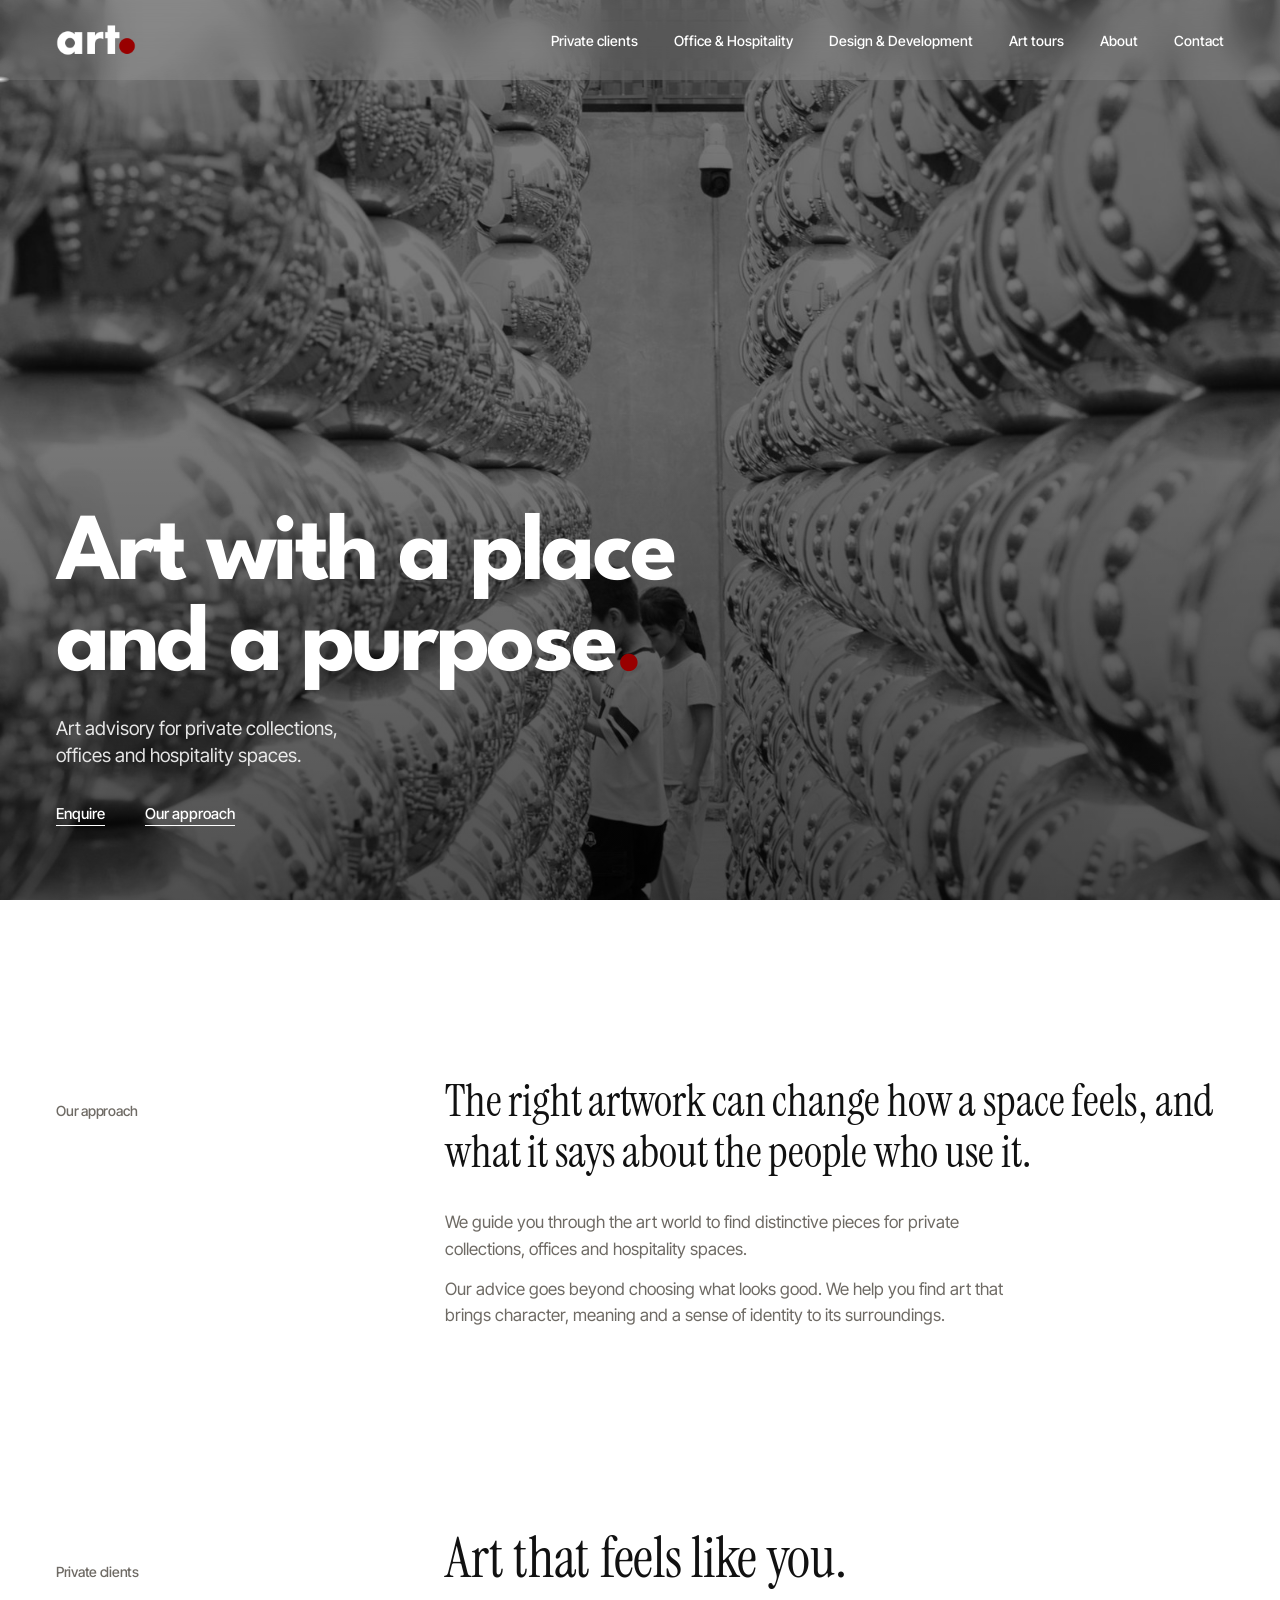
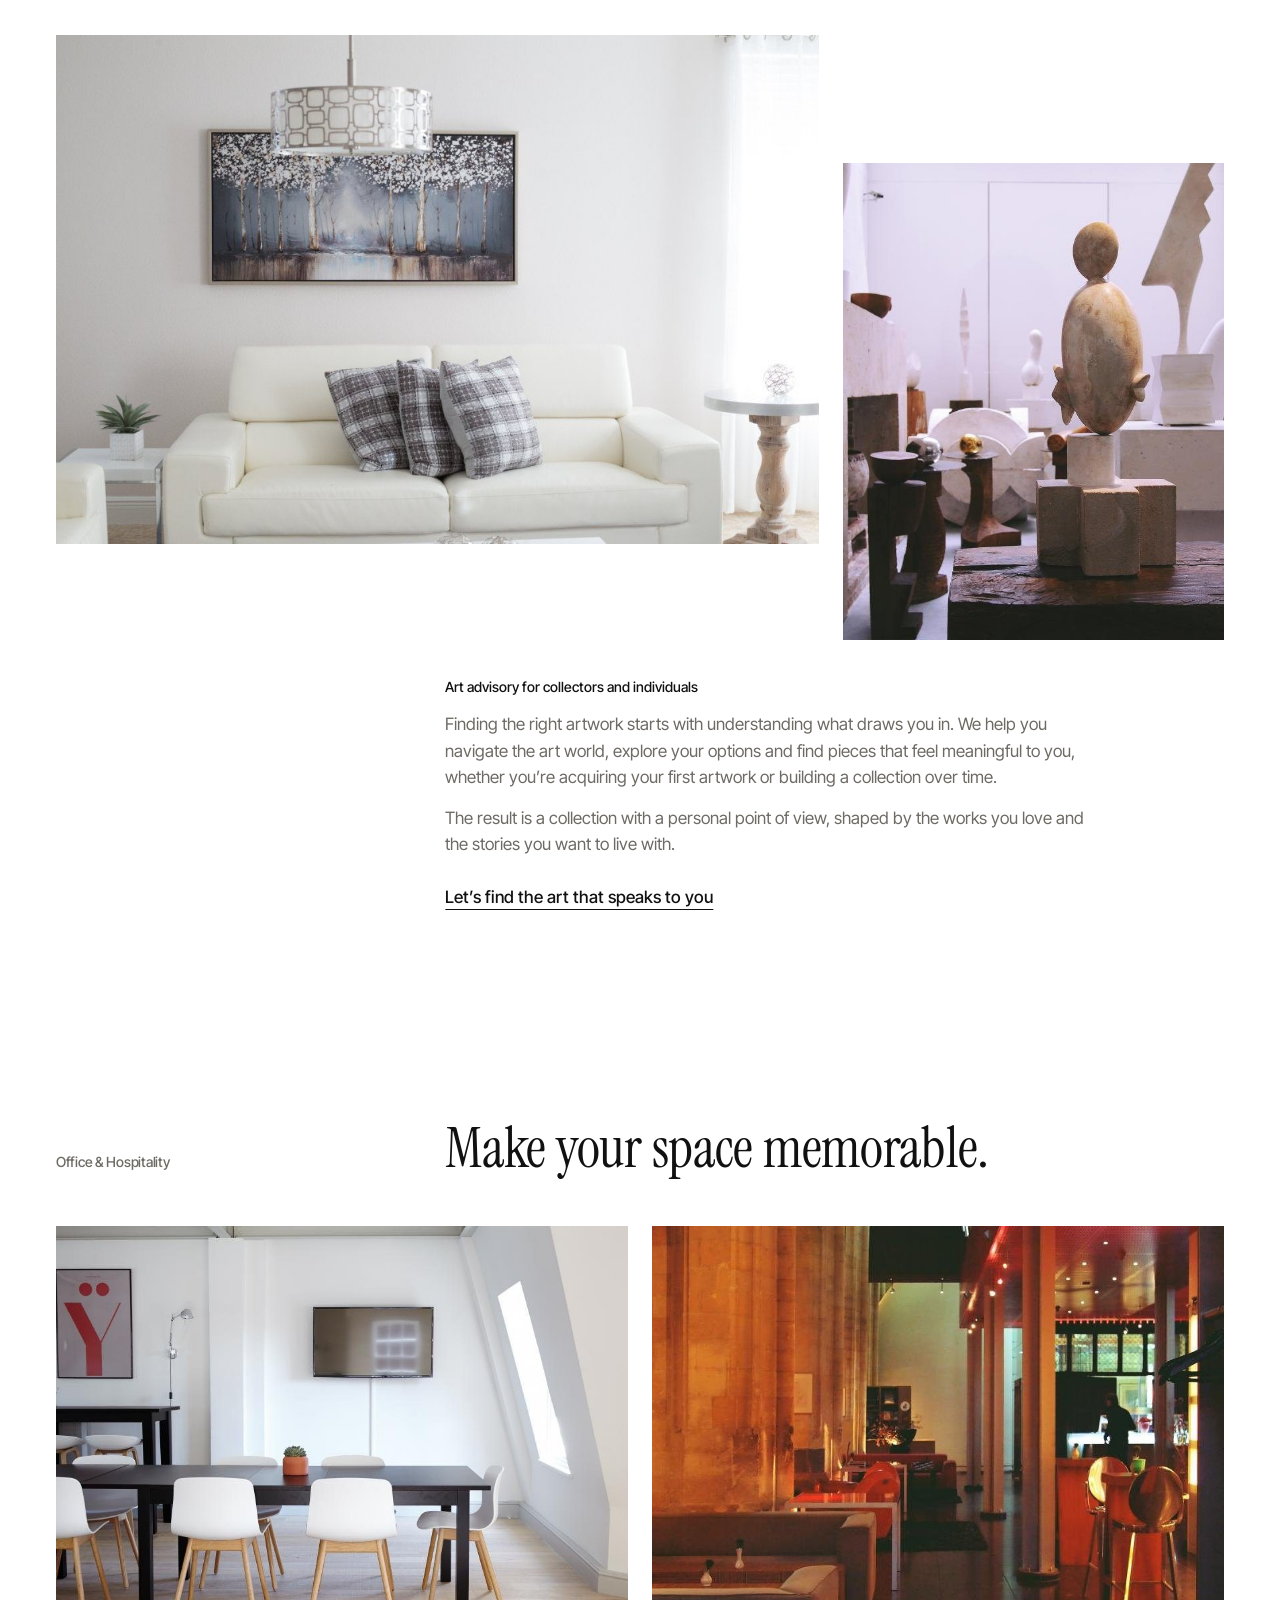
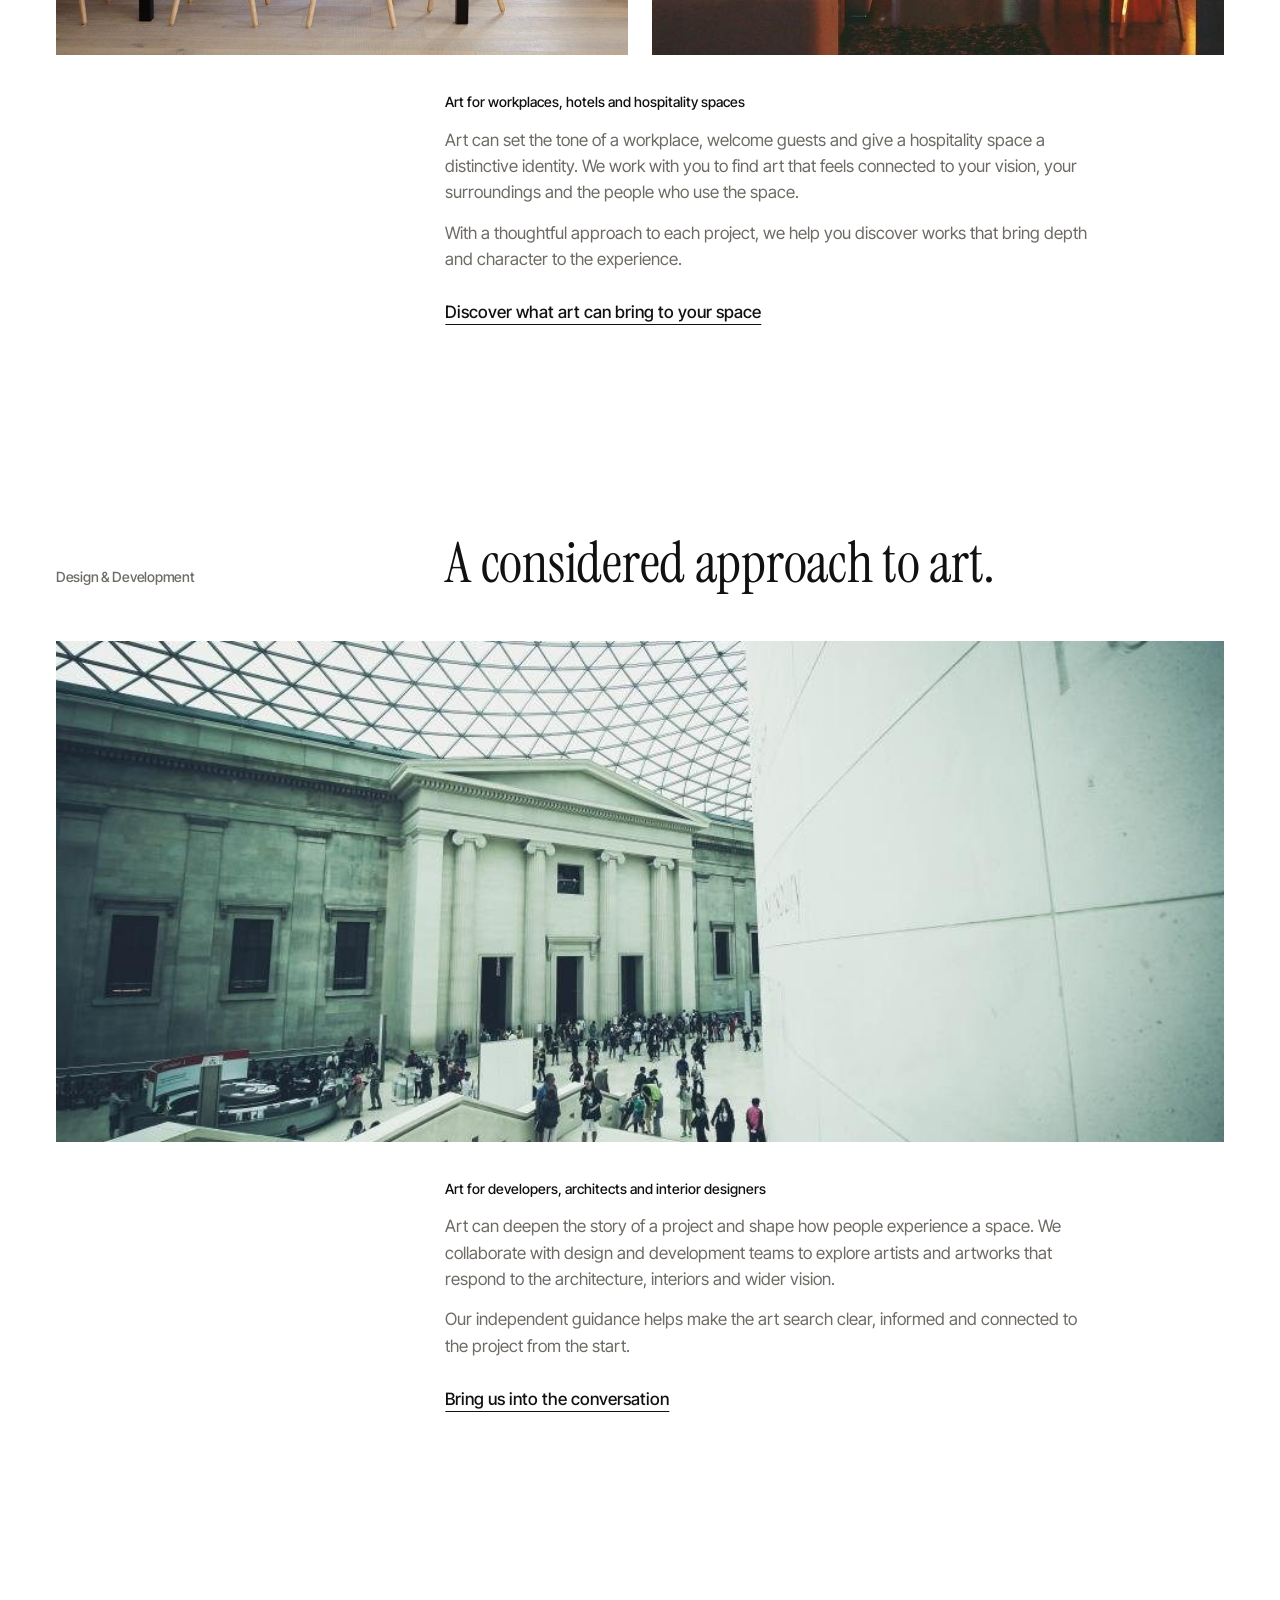
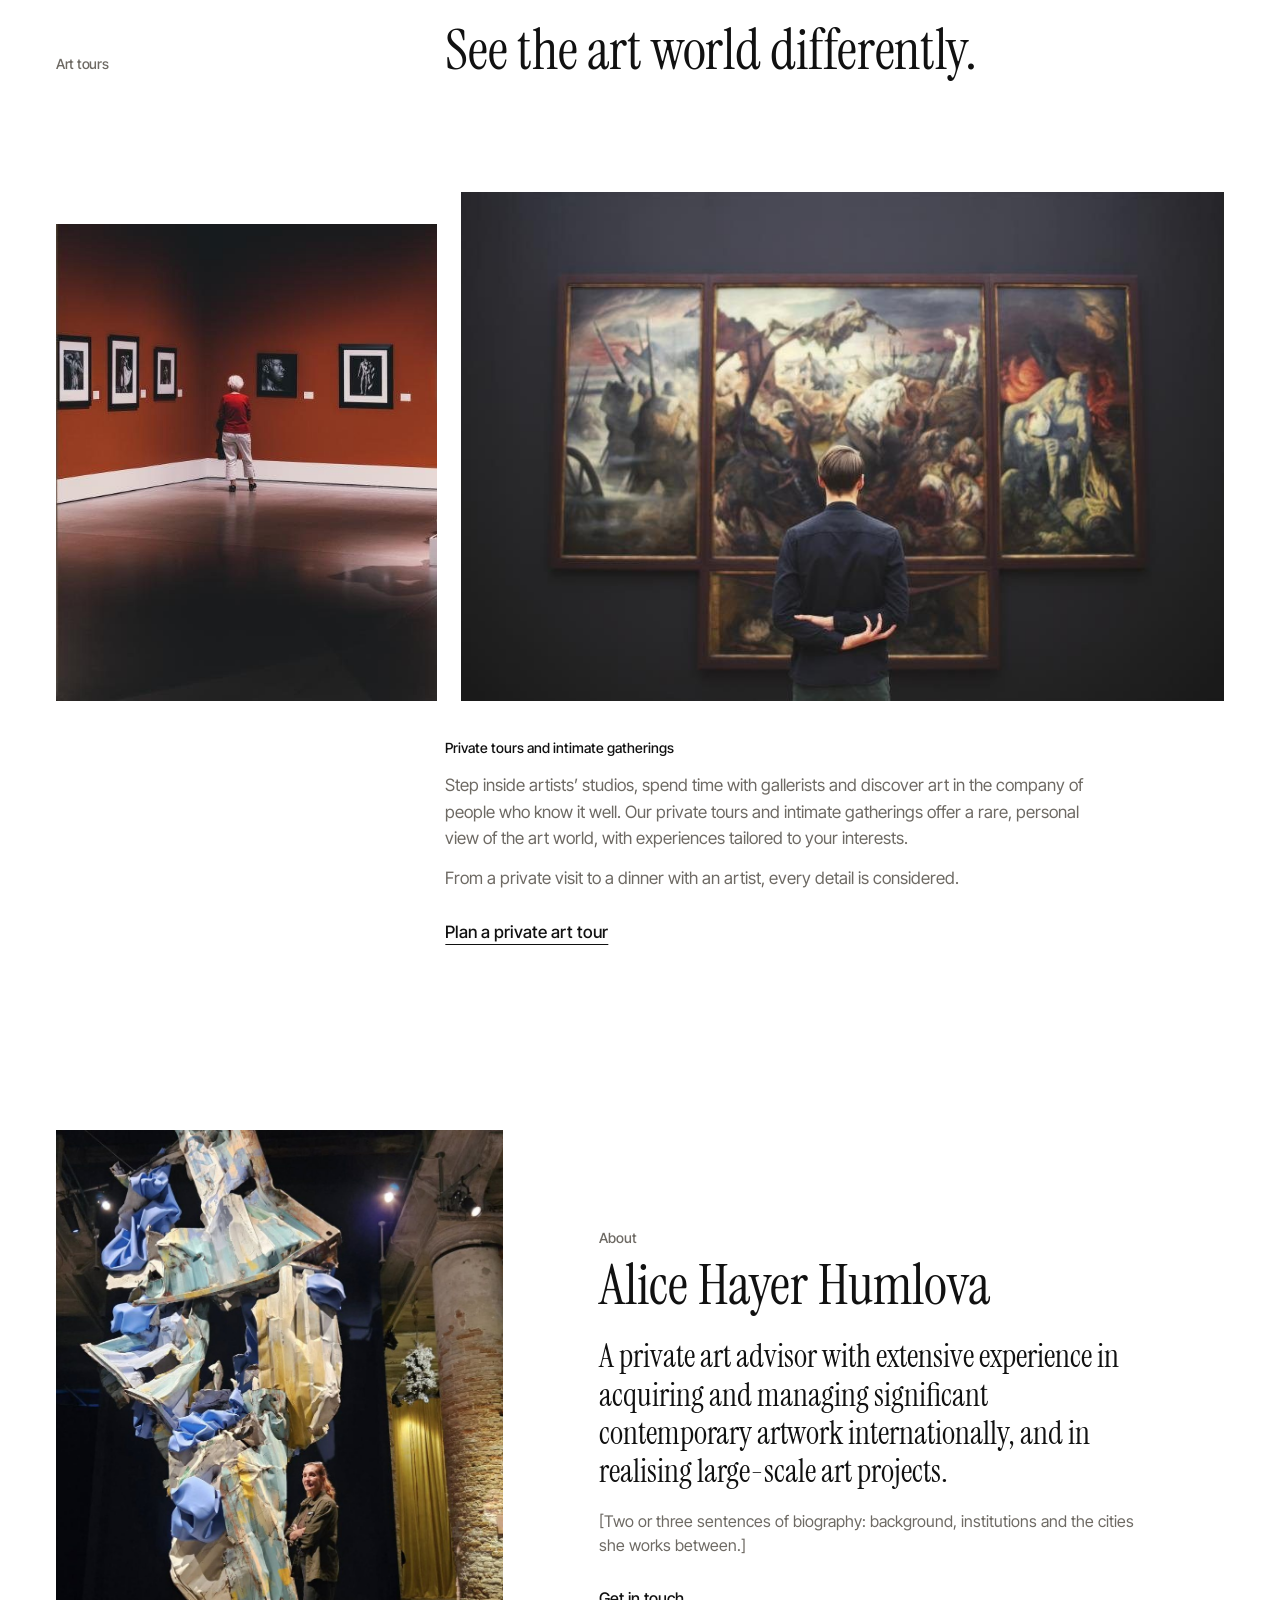
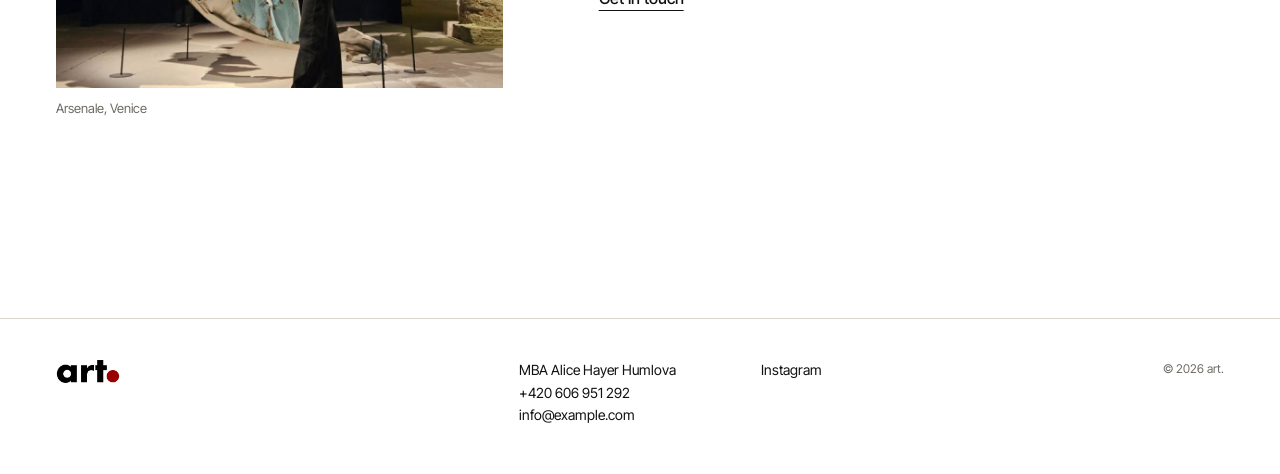
<file: index.html>
<!DOCTYPE html>
<html lang="en">
<head>
<meta charset="utf-8">
<meta name="viewport" content="width=device-width, initial-scale=1">
<title>art. — Private art advisory</title>
<meta name="description" content="Private art advisory for collectors, workplaces, hospitality and large-scale art projects.">
<meta name="theme-color" content="#111111">
<link rel="icon" href="assets/favicon.svg" type="image/svg+xml">
<link rel="preconnect" href="https://fonts.googleapis.com">
<link rel="preconnect" href="https://fonts.gstatic.com" crossorigin>
<link href="https://fonts.googleapis.com/css2?family=DM+Serif+Display&family=Instrument+Serif:ital@0;1&family=Inter+Tight:wght@400;500&family=League+Spartan:wght@700&display=swap" rel="stylesheet">
<link rel="stylesheet" href="styles.css">
</head>
<body class="v-a">

<header class="header">
  <a href="#top" class="header__logo">
    <img class="logo-light" src="assets/logo-light.png" alt="art." width="920" height="360">
    <img class="logo-dark" src="assets/logo-dark.png" alt="" width="920" height="360">
  </a>
  <button class="header__toggle" type="button" aria-expanded="false" aria-controls="menu">Menu</button>
  <nav class="menu" id="menu" aria-label="Main">
    <a href="#private-clients">Private clients</a>
    <a href="#office-hospitality">Office &amp; Hospitality</a>
    <a href="#design-development">Design &amp; Development</a>
    <a href="#tours">Art tours</a>
    <a href="#about">About</a>
    <a href="#contact">Contact</a>
  </nav>
  <span class="header__progress" aria-hidden="true"></span>
</header>

<main>

  <section class="hero hero--a" id="top">
    <img class="hero__img" src="assets/img/spheres.jpg" alt="Visitors walking through an installation of mirrored spheres" width="1600" height="2378">
    <div class="hero__text">
      <h1>Art with a place and a purpose<span class="dot">.</span></h1>
      <p class="hero__sub">Art advisory for private collections, offices and hospitality spaces.</p>
      <div class="hero__links">
        <a href="#contact">Enquire</a>
        <a href="#approach">Our approach</a>
      </div>
    </div>
  </section>

  <section class="approach wrap" id="approach">
    <h2 class="approach__title"><span class="label">Our approach</span>The right artwork can change how a space feels, and what it says about the people who use it.</h2>
    <div class="approach__body">
      <p>We guide you through the art world to find distinctive pieces for private collections, offices and hospitality spaces.</p>
      <p>Our advice goes beyond choosing what looks good. We help you find art that brings character, meaning and a sense of identity to its surroundings.</p>
    </div>
  </section>

  <section class="section wrap" id="private-clients">
    <h2 class="section__title"><span class="label">Private clients</span>Art that feels like you.</h2>
    <div class="pair pair--offset">
      <img src="assets/img/collectors.jpg" alt="A large painting above a white sofa" width="960" height="640" loading="lazy">
      <img src="assets/img/collectors-2.jpg" alt="Sculptures in a white studio" width="960" height="720" loading="lazy">
    </div>
    <div class="section__body">
      <p class="section__desc">Art advisory for collectors and individuals</p>
      <p>Finding the right artwork starts with understanding what draws you in. We help you navigate the art world, explore your options and find pieces that feel meaningful to you, whether you’re acquiring your first artwork or building a collection over time.</p>
      <p>The result is a collection with a personal point of view, shaped by the works you love and the stories you want to live with.</p>
      <a class="section__cta" href="#contact">Let’s find the art that speaks to you</a>
    </div>
  </section>

  <section class="section wrap" id="office-hospitality">
    <h2 class="section__title"><span class="label">Office &amp; Hospitality</span>Make your space memorable.</h2>
    <div class="pair pair--even">
      <img src="assets/img/office.jpg" alt="A meeting room with artwork on the wall" width="960" height="640" loading="lazy">
      <img src="assets/img/hospitality.jpg" alt="A hotel lounge and bar" width="960" height="541" loading="lazy">
    </div>
    <div class="section__body">
      <p class="section__desc">Art for workplaces, hotels and hospitality spaces</p>
      <p>Art can set the tone of a workplace, welcome guests and give a hospitality space a distinctive identity. We work with you to find art that feels connected to your vision, your surroundings and the people who use the space.</p>
      <p>With a thoughtful approach to each project, we help you discover works that bring depth and character to the experience.</p>
      <a class="section__cta" href="#contact">Discover what art can bring to your space</a>
    </div>
  </section>

  <section class="section wrap" id="design-development">
    <h2 class="section__title"><span class="label">Design &amp; Development</span>A considered approach to art.</h2>
    <img class="wide" src="assets/img/architecture.jpg" alt="A glass-roofed atrium" width="960" height="640" loading="lazy">
    <div class="section__body">
      <p class="section__desc">Art for developers, architects and interior designers</p>
      <p>Art can deepen the story of a project and shape how people experience a space. We collaborate with design and development teams to explore artists and artworks that respond to the architecture, interiors and wider vision.</p>
      <p>Our independent guidance helps make the art search clear, informed and connected to the project from the start.</p>
      <a class="section__cta" href="#contact">Bring us into the conversation</a>
    </div>
  </section>

  <section class="section wrap" id="tours">
    <h2 class="section__title"><span class="label">Art tours</span>See the art world differently.</h2>
    <div class="pair pair--offset pair--flip">
      <img src="assets/img/tours.jpg" alt="A visitor studying a large painting" width="960" height="579" loading="lazy">
      <img src="assets/img/tours-2.jpg" alt="A visitor in a gallery with red walls" width="960" height="640" loading="lazy">
    </div>
    <div class="section__body">
      <p class="section__desc">Private tours and intimate gatherings</p>
      <p>Step inside artists’ studios, spend time with gallerists and discover art in the company of people who know it well. Our private tours and intimate gatherings offer a rare, personal view of the art world, with experiences tailored to your interests.</p>
      <p>From a private visit to a dinner with an artist, every detail is considered.</p>
      <a class="section__cta" href="#contact">Plan a private art tour</a>
    </div>
  </section>

  <section class="about wrap" id="about">
    <figure class="about__img">
      <img src="assets/img/advisor.jpg" alt="Alice Hayer Humlova beside a suspended sculpture at the Arsenale, Venice" width="1192" height="1205" loading="lazy">
      <figcaption>Arsenale, Venice</figcaption>
    </figure>
    <div class="about__text">
      <h2 class="about__name"><span class="label">About</span>Alice Hayer Humlova</h2>
      <p class="about__lead">A private art advisor with extensive experience in acquiring and managing significant contemporary artwork internationally, and in realising large-scale art projects.</p>
      <p>[Two or three sentences of biography: background, institutions and the cities she works between.]</p>
      <a href="#contact">Get in touch</a>
    </div>
  </section>

</main>

<footer class="footer wrap" id="contact">
  <img class="footer__logo" src="assets/logo-dark.png" alt="art." width="920" height="360" loading="lazy">
  <div class="footer__col">
    <p>MBA Alice Hayer Humlova</p>
    <a href="tel:+420606951292">+420 606 951 292</a>
    <a href="mailto:info@example.com">info@example.com</a>
  </div>
  <div class="footer__col">
    <a href="https://www.instagram.com/alice_at_artdot/" rel="noopener" target="_blank">Instagram</a>
  </div>
  <p class="footer__copy">© 2026 art.</p>
</footer>

<script src="script.js" defer></script>
</body>
</html>
</file>
<file: styles.css>
/* art. — mobile first */

:root {
  --ink: #111111;
  --paper: #ffffff;
  --stone: #6e6a64;
  --plaster: #d9d4cc;
  --red: #990000;
  --serif: "Instrument Serif", Georgia, serif;
  --sans: "Inter Tight", system-ui, sans-serif;
  --gutter: 20px;
  --header-h: 60px;
}

*, *::before, *::after { box-sizing: border-box; }

html { scroll-padding-top: var(--header-h); scroll-behavior: smooth; -webkit-text-size-adjust: 100%; }
@media (prefers-reduced-motion: reduce) { html { scroll-behavior: auto; } }

body {
  margin: 0;
  background: var(--paper);
  color: var(--ink);
  font: 400 16px/1.55 var(--sans);
  -webkit-font-smoothing: antialiased;
}

img { display: block; max-width: 100%; height: auto; }
h1, h2, p, figure { margin: 0; font-weight: 400; }
a { color: inherit; }
:focus-visible { outline: 2px solid var(--red); outline-offset: 3px; }

.wrap { padding-left: var(--gutter); padding-right: var(--gutter); }
.dot { color: var(--red); }
.label {
  display: block;
  margin-bottom: 10px;
  font: 500 14px/1.4 var(--sans);
  color: var(--stone);
}

/* ---------- Header (shared) ---------- */

.header {
  position: absolute;
  top: 0;
  left: 0;
  right: 0;
  z-index: 10;
  display: flex;
  align-items: center;
  justify-content: space-between;
  height: var(--header-h);
  padding: 0 var(--gutter);
  color: var(--paper);
}
.header__logo { position: relative; z-index: 2; display: block; }
.header__logo img { width: 60px; }
.header__logo .logo-dark { display: none; }

.header__toggle {
  position: relative;
  z-index: 2;
  min-height: 44px;
  padding: 0;
  border: 0;
  background: none;
  color: inherit;
  font: 500 14px var(--sans);
  cursor: pointer;
}

.menu {
  position: fixed;
  inset: 0;
  z-index: 1;
  display: none;
  flex-direction: column;
  justify-content: center;
  padding: var(--header-h) var(--gutter) 0;
  background: var(--paper);
  color: var(--ink);
}
.menu a {
  padding: 14px 0;
  border-bottom: 1px solid var(--plaster);
  font: 36px/1.1 var(--serif);
  text-decoration: none;
}
.menu a:first-child { border-top: 1px solid var(--plaster); }

/* dark logo + ink text whenever the header sits on white */
.is-open .header,
.header.is-solid { color: var(--ink); }
.is-open .header .logo-light,
.header.is-solid .logo-light { display: none; }
.is-open .header .logo-dark,
.header.is-solid .logo-dark { display: block; }
.is-open .menu { display: flex; }
.is-open { overflow: hidden; }
.is-open .header { position: fixed; }

/* ---------- A: flat frosted-glass header, fixed full width ---------- */

.v-a .header {
  position: fixed;
  background: rgba(255, 255, 255, .10);
  -webkit-backdrop-filter: blur(18px) saturate(140%);
  backdrop-filter: blur(18px) saturate(140%);
  transition: background-color .3s ease, color .3s ease;
}
.v-a .header.is-solid { background: rgba(255, 255, 255, .78); }

/* scroll progress: a faint line that brightens toward a soft point of light */
.header__progress { display: none; }
.v-a .header__progress {
  display: block;
  position: absolute;
  left: 0;
  bottom: 0;
  height: 1px;
  width: calc(var(--progress, 0) * 100%);
  background: linear-gradient(to right, rgba(255, 255, 255, 0) 0%, rgba(255, 255, 255, .22) 60%, rgba(255, 255, 255, .7) 100%);
  pointer-events: none;
}
.v-a .header__progress::after {
  content: "";
  position: absolute;
  right: -10px;
  top: -3px;
  width: 20px;
  height: 7px;
  border-radius: 50%;
  background: radial-gradient(closest-side, rgba(255, 255, 255, .85), rgba(255, 255, 255, 0));
}
.v-a .header.is-solid .header__progress {
  background: linear-gradient(to right, rgba(17, 17, 17, 0) 0%, rgba(17, 17, 17, .14) 60%, rgba(17, 17, 17, .38) 100%);
}
.v-a .header.is-solid .header__progress::after {
  background: radial-gradient(closest-side, rgba(153, 0, 0, .55), rgba(153, 0, 0, 0));
}
.is-open .header__progress { opacity: 0; }
/* backdrop-filter makes the header a containing block for the fixed menu,
   so switch it off while the menu is open */
.is-open .v-a .header {
  background: var(--paper);
  -webkit-backdrop-filter: none;
  backdrop-filter: none;
}

/* ---------- Hero (shared) ---------- */

.hero {
  position: relative;
  height: 100vh;
  height: 100svh;
  min-height: 560px;
  overflow: hidden;
  background: var(--ink);
  color: var(--paper);
}
.hero__img {
  position: absolute;
  inset: 0;
  width: 100%;
  height: 100%;
  object-fit: cover;
}
.hero::after {
  content: "";
  position: absolute;
  inset: 0;
  background: linear-gradient(to top, rgba(0, 0, 0, .35), rgba(0, 0, 0, 0) 55%), rgba(0, 0, 0, .52);
}
.hero > *:not(.hero__img) { position: absolute; z-index: 1; }
.hero h1 { font-family: var(--serif); letter-spacing: -.012em; text-wrap: balance; }

/* A */
.hero--a .hero__img { object-position: 50% 50%; }
.hero--a .hero__text { left: var(--gutter); right: var(--gutter); bottom: 30px; }
.hero--a h1 {
  font: 700 46px/.98 "League Spartan", var(--sans);
  letter-spacing: -.035em;
}
.hero__sub { max-width: 30ch; margin-top: 14px; font-size: 16px; line-height: 1.45; color: rgba(255, 255, 255, .88); }
.hero__links { display: flex; gap: 28px; margin-top: 14px; }
.hero__links a {
  display: inline-flex;
  align-items: center;
  min-height: 44px;
  font-size: 15px;
  font-weight: 500;
  text-decoration: underline;
  text-decoration-thickness: 1px;
  text-underline-offset: 6px;
}

/* ---------- Approach ---------- */

.approach { padding-top: 88px; }
.approach__title { font: 30px/1.15 var(--serif); letter-spacing: -.005em; max-width: 26ch; }
.approach__body { display: flex; flex-direction: column; gap: 14px; margin-top: 24px; max-width: 34em; color: var(--stone); }

/* ---------- About ---------- */

.about { padding-top: 88px; display: flex; flex-direction: column; gap: 32px; }
.about__img img { width: 100%; aspect-ratio: 4 / 5; object-fit: cover; object-position: 58% 40%; }
.about__img figcaption { margin-top: 10px; font-size: 13px; color: var(--stone); }
.about__text { display: flex; flex-direction: column; align-items: flex-start; gap: 18px; max-width: 34em; }
.about__name { margin-bottom: 6px; font: 40px/1 var(--serif); }
.about__lead { font: 25px/1.25 var(--serif); }
.about__text p:not(.about__lead) { color: var(--stone); }
.about__text a {
  display: inline-flex;
  align-items: center;
  min-height: 44px;
  font-weight: 500;
  text-decoration: underline;
  text-decoration-thickness: 1px;
  text-underline-offset: 6px;
}
.about__text a:hover { color: var(--red); }

/* ---------- Sections ---------- */

.section { padding-top: 112px; }
.section__title {
  margin-bottom: 28px;
  font: 34px/1.05 var(--serif);
  letter-spacing: -.005em;
}
.section__body {
  display: flex;
  flex-direction: column;
  align-items: flex-start;
  gap: 14px;
  margin-top: 24px;
  max-width: 34em;
}
.section__body p { color: var(--stone); }
.section__body .section__desc { font-size: 14px; color: var(--ink); font-weight: 500; }
.section__cta {
  display: inline-flex;
  align-items: center;
  min-height: 44px;
  margin-top: 4px;
  font-weight: 500;
  text-decoration: underline;
  text-decoration-thickness: 1px;
  text-underline-offset: 6px;
}
.section__cta:hover { color: var(--red); }

.pair img, .wide { width: 100%; object-fit: cover; }

/* first image bleeds to the screen edge on phones */
.pair img:first-child, .wide {
  width: calc(100% + 2 * var(--gutter));
  max-width: none;
  margin-left: calc(-1 * var(--gutter));
  aspect-ratio: 4 / 3;
}
.pair--offset img:last-child { width: 64%; margin: 12px 0 0 auto; aspect-ratio: 4 / 5; }
.pair--flip img:last-child { margin-left: 0; }

/* office & hospitality: swipe on phones */
.pair--even {
  display: flex;
  gap: 10px;
  margin: 0 calc(-1 * var(--gutter));
  padding: 0 var(--gutter);
  overflow-x: auto;
  scroll-snap-type: x mandatory;
  scrollbar-width: none;
}
.pair--even::-webkit-scrollbar { display: none; }
.pair--even img,
.pair--even img:first-child {
  flex: 0 0 84%;
  width: 84%;
  margin: 0;
  aspect-ratio: 4 / 5;
  scroll-snap-align: start;
}

/* ---------- Footer (holds contact details) ---------- */

.footer {
  display: grid;
  grid-template-columns: 1fr 1fr;
  gap: 28px 20px;
  margin-top: 136px;
  padding-top: 32px;
  padding-bottom: 36px;
  border-top: 1px solid var(--plaster);
  font-size: 14px;
  line-height: 1.6;
}
.footer__logo { grid-column: 1 / -1; width: 56px; }
.footer__col { display: flex; flex-direction: column; align-items: flex-start; }
.footer a { text-decoration: none; }
.footer a:hover { color: var(--red); }
.footer__copy { grid-column: 1 / -1; color: var(--stone); font-size: 12px; }

/* ---------- Desktop ---------- */

@media (min-width: 900px) {
  :root { --gutter: 56px; --header-h: 80px; }

  main > .wrap, .footer { max-width: 1440px; margin-left: auto; margin-right: auto; }

  .header__logo img { width: 80px; }
  .header__toggle { display: none; }
  .menu {
    position: static;
    display: flex;
    flex-direction: row;
    gap: 36px;
    padding: 0;
    background: none;
    color: inherit;
  }
  .menu a, .menu a:first-child { padding: 0; border: 0; font: 500 14px var(--sans); }
  .menu a:hover { text-decoration: underline; text-underline-offset: 6px; }

  .hero { min-height: 680px; }

  .hero--a .hero__img { object-position: 50% 42%; }
  .hero--a .hero__text { bottom: 64px; max-width: 960px; }
  .hero--a h1 { font-size: 96px; line-height: .95; }
  .hero__sub { margin-top: 22px; font-size: 19px; }
  .hero__links { gap: 40px; margin-top: 22px; }


  .about {
    display: grid;
    grid-template-columns: 5fr 7fr;
    gap: 96px;
    align-items: center;
    padding-top: 176px;
  }
  .about__name { font-size: 56px; }
  .about__lead { font-size: 32px; line-height: 1.2; }

  .section { padding-top: 200px; }
  .section__title {
    display: grid;
    grid-template-columns: 1fr 2fr;
    align-items: baseline;
    margin-bottom: 48px;
    font-size: 56px;
  }
  .section__title .label { margin: 0; }
  .section__body { margin-top: 36px; margin-left: calc(100% / 3); max-width: 38em; font-size: 17px; }

  .approach { display: grid; grid-template-columns: 1fr 2fr; padding-top: 176px; }
  .approach__title { grid-column: 1 / -1; display: grid; grid-template-columns: 1fr 2fr; align-items: baseline; max-width: none; font-size: 44px; }
  .approach__title .label { margin: 0; }
  .approach__body { grid-column: 2; margin-top: 32px; font-size: 17px; }

  .pair img, .pair img:first-child, .wide { width: 100%; margin: 0; }

  .pair--offset { display: grid; grid-template-columns: 8fr 4fr; gap: 24px; align-items: end; }
  .pair--offset img:first-child { aspect-ratio: 3 / 2; }
  .pair--offset img:last-child { width: 100%; margin: 0 0 -96px; aspect-ratio: 4 / 5; }
  .pair--offset + .section__body { margin-top: 132px; }

  .pair--flip { grid-template-columns: 4fr 8fr; }
  .pair--flip img:first-child { order: 2; }
  .pair--flip img:last-child { order: 1; align-self: start; margin: 96px 0 0; }
  .pair--flip + .section__body { margin-top: 36px; }

  .pair--even { display: grid; grid-template-columns: 1fr 1fr; gap: 24px; margin: 0; padding: 0; overflow: visible; }
  .pair--even img, .pair--even img:first-child { width: 100%; aspect-ratio: 4 / 3; }

  .wide { aspect-ratio: 21 / 9; }

  .footer {
    grid-template-columns: 2fr 1fr 1fr 1fr;
    align-items: start;
    margin-top: 200px;
    padding-top: 40px;
    padding-bottom: 48px;
  }
  .footer__logo { grid-column: auto; width: 64px; }
  .footer__copy { grid-column: auto; justify-self: end; }
}
</file>
